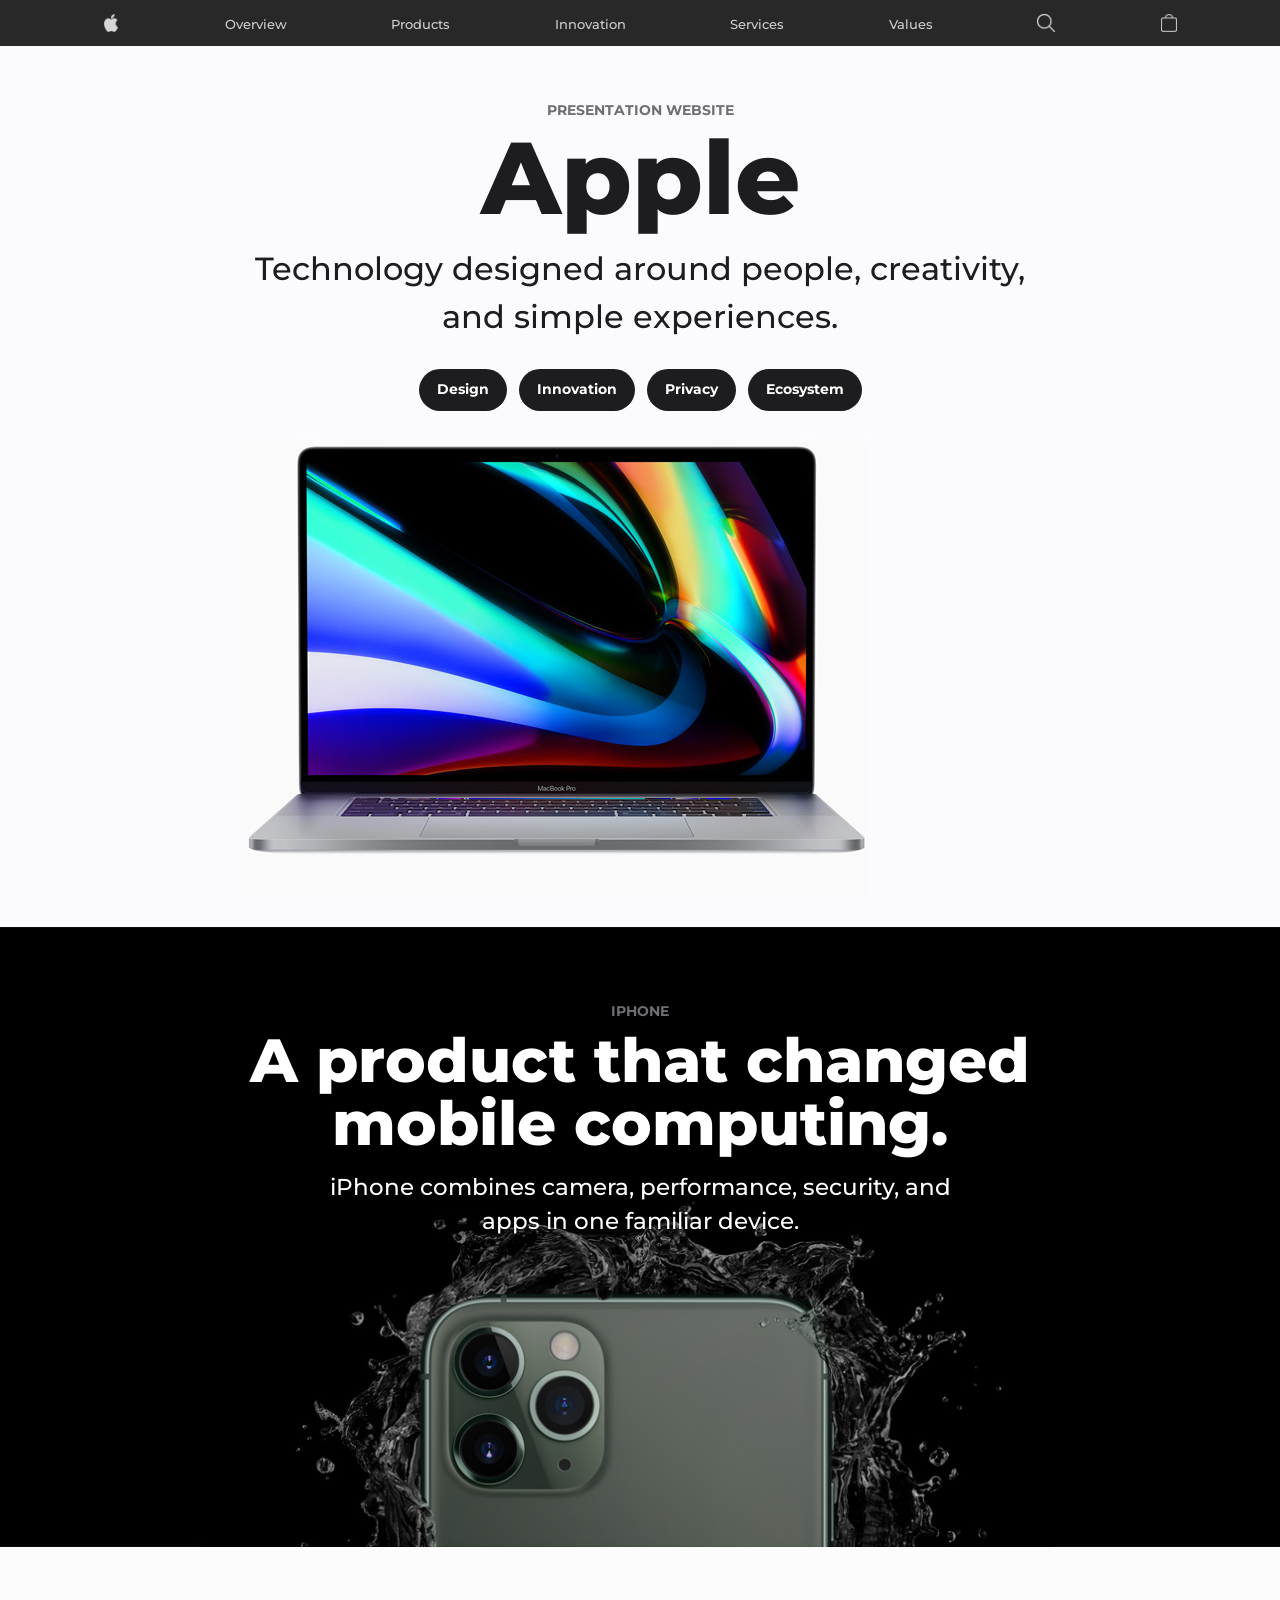
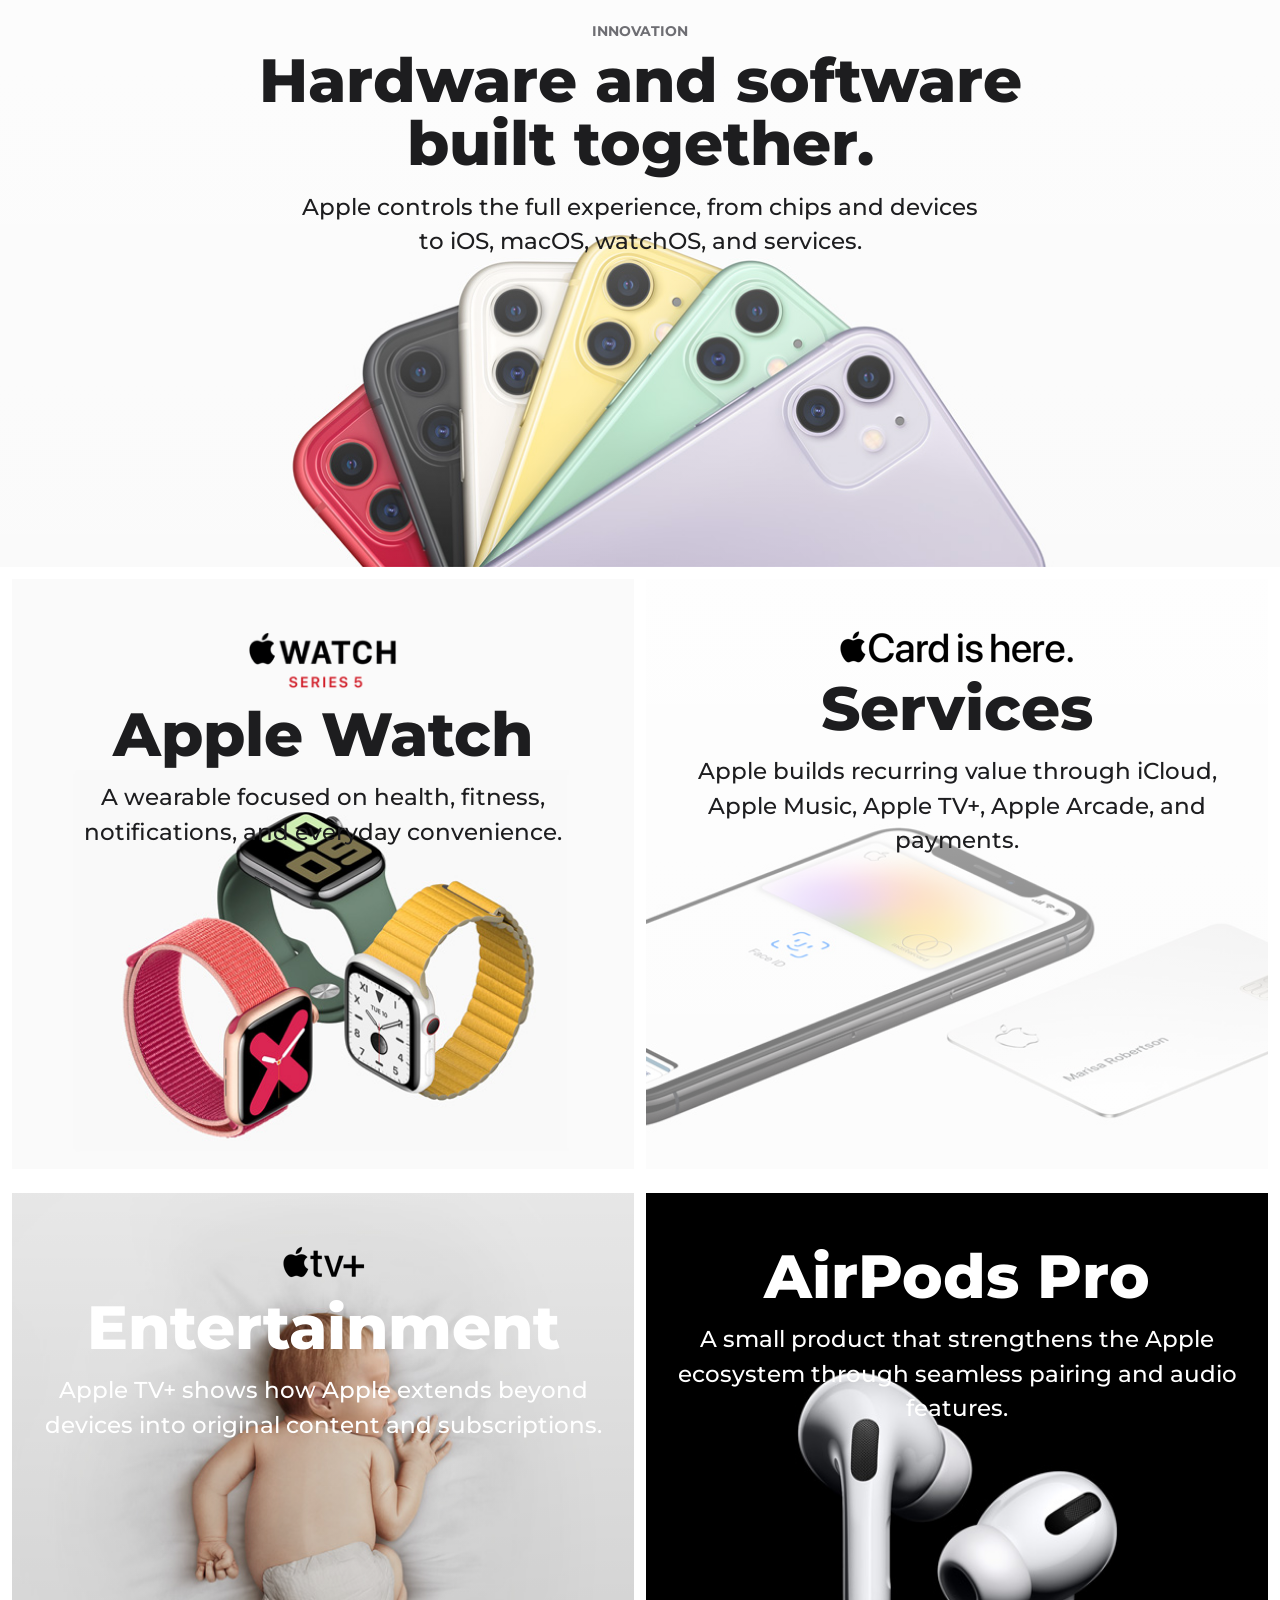
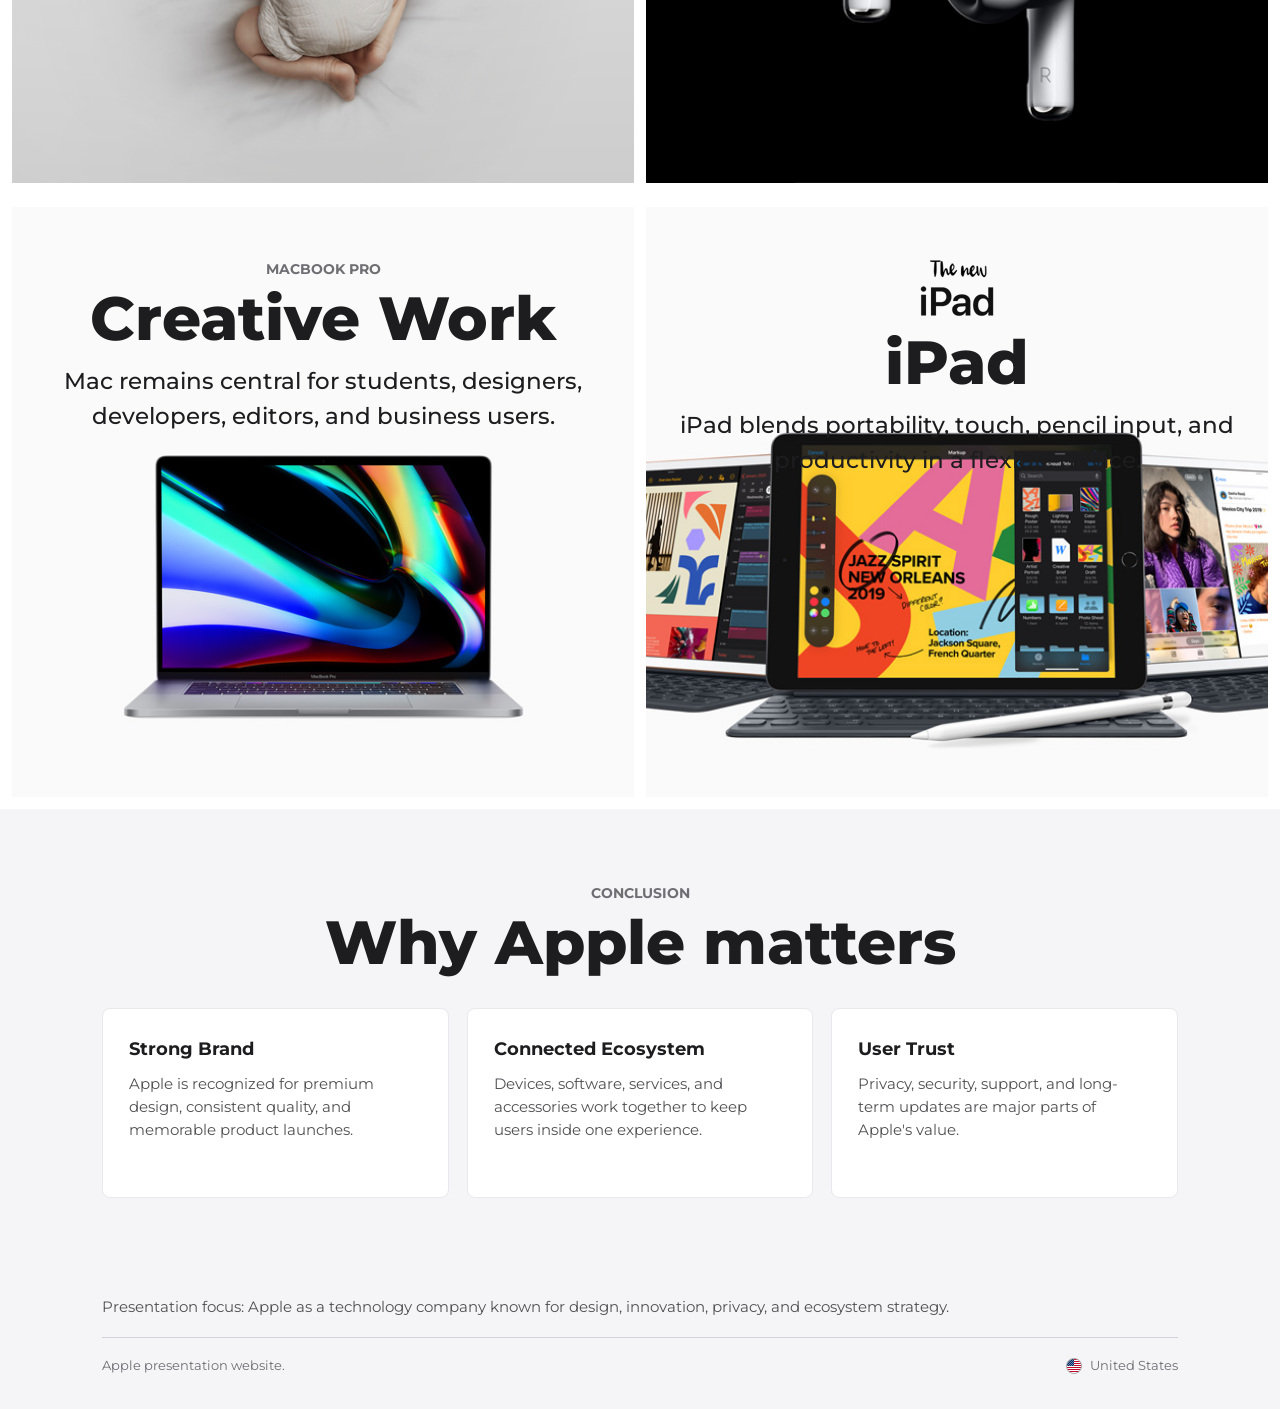
<file: Apple/index.html>
﻿<!DOCTYPE html>
<html lang="en">
<head>
    <meta charset="UTF-8">
    <meta name="viewport" content="width=device-width, initial-scale=1.0">
    <link rel="stylesheet" href="css/style.css">
    <link rel="preconnect" href="https://fonts.googleapis.com">
    <link rel="preconnect" href="https://fonts.gstatic.com" crossorigin>
    <link href="https://fonts.googleapis.com/css2?family=Montserrat:wght@400;500;600;700;800&display=swap" rel="stylesheet">
    <title>Apple Presentation</title>
</head>
<body>
    <header class="header-wrapper">
        <div class="internal-wrapper">
            <nav class="header-links-wrapper" aria-label="Apple presentation navigation">
                <ul>
                    <li class="logo-link"><a href="#overview"><img src="images/icons/logo.png" alt="Apple logo"></a></li>
                    <li><a href="#overview">Overview</a></li>
                    <li><a href="#products">Products</a></li>
                    <li><a href="#innovation">Innovation</a></li>
                    <li><a href="#services">Services</a></li>
                    <li><a href="#values">Values</a></li>
                    <li class="search-link"><a href="#summary"><img src="images/icons/search-icon.png" alt="Search"></a></li>
                    <li class="cart-link"><a href="#summary"><img src="images/icons/cart.png" alt="Apple Store"></a></li>
                </ul>
            </nav>
        </div>
    </header>

    <main>
        <section class="main-highlight-wrapper hero" id="overview">
            <div class="internal-wrapper">
                <p class="model">Presentation Website</p>
                <h1 class="product-title">Apple</h1>
                <p class="brief-description">Technology designed around people, creativity, and simple experiences.</p>
                <div class="hero-points" aria-label="Presentation highlights">
                    <span>Design</span>
                    <span>Innovation</span>
                    <span>Privacy</span>
                    <span>Ecosystem</span>
                </div>
                <div class="main-image-wrapper">
                    <img src="images/home/mac-laptop.jpg" alt="MacBook Pro laptop">
                </div>
            </div>
        </section>

        <section class="second-highlight-wrapper feature-panel" id="products">
            <div class="internal-wrapper">
                <p class="model">iPhone</p>
                <h2 class="section-title">A product that changed mobile computing.</h2>
                <p class="description-wrapper">iPhone combines camera, performance, security, and apps in one familiar device.</p>
            </div>
        </section>

        <section class="third-highlight-wrapper feature-panel light-panel" id="innovation">
            <div class="internal-wrapper">
                <p class="model">Innovation</p>
                <h2 class="section-title">Hardware and software built together.</h2>
                <p class="description-wrapper">Apple controls the full experience, from chips and devices to iOS, macOS, watchOS, and services.</p>
            </div>
        </section>

        <section class="presentation-grid" id="services">
            <article class="left-side-wrapper watch-card">
                <div class="top-logo-wrapper">
                    <img src="images/icons/watch-series5-logo.png" alt="Apple Watch Series 5">
                </div>
                <h2>Apple Watch</h2>
                <p class="description-wraper">A wearable focused on health, fitness, notifications, and everyday convenience.</p>
            </article>

            <article class="right-side-wrapper card-card">
                <div class="top-logo-wrapper">
                    <img src="images/icons/apple-card-logo.png" alt="Apple Card">
                </div>
                <h2>Services</h2>
                <p class="description-wraper">Apple builds recurring value through iCloud, Apple Music, Apple TV+, Apple Arcade, and payments.</p>
            </article>
        </section>

        <section class="presentation-grid">
            <article class="left-side-wrapper tv-card">
                <div class="top-logo-wrapper">
                    <img src="images/icons/apple-tv-logo.png" alt="Apple TV+">
                </div>
                <h2>Entertainment</h2>
                <p class="description-wraper">Apple TV+ shows how Apple extends beyond devices into original content and subscriptions.</p>
            </article>

            <article class="right-side-wrapper airpods-card">
                <h2>AirPods Pro</h2>
                <p class="description-wraper">A small product that strengthens the Apple ecosystem through seamless pairing and audio features.</p>
            </article>
        </section>

        <section class="presentation-grid" id="values">
            <article class="left-side-wrapper mac-card">
                <p class="model">MacBook Pro</p>
                <h2>Creative Work</h2>
                <p class="description-wraper">Mac remains central for students, designers, developers, editors, and business users.</p>
            </article>

            <article class="right-side-wrapper ipad-card">
                <div class="top-logo-wrapper">
                    <img src="images/icons/new-ipad-logo.png" alt="iPad">
                </div>
                <h2>iPad</h2>
                <p class="description-wraper">iPad blends portability, touch, pencil input, and productivity in a flexible device.</p>
            </article>
        </section>

        <section class="summary-section" id="summary">
            <div class="internal-wrapper">
                <p class="model">Conclusion</p>
                <h2>Why Apple matters</h2>
                <div class="summary-cards">
                    <div>
                        <h3>Strong Brand</h3>
                        <p>Apple is recognized for premium design, consistent quality, and memorable product launches.</p>
                    </div>
                    <div>
                        <h3>Connected Ecosystem</h3>
                        <p>Devices, software, services, and accessories work together to keep users inside one experience.</p>
                    </div>
                    <div>
                        <h3>User Trust</h3>
                        <p>Privacy, security, support, and long-term updates are major parts of Apple's value.</p>
                    </div>
                </div>
            </div>
        </section>
    </main>

    <footer class="footer-wrapper">
        <p>Presentation focus: Apple as a technology company known for design, innovation, privacy, and ecosystem strategy.</p>
        <div class="copyright-wrapper">
            <div class="copyright">Apple presentation website.</div>
            <div class="footer-country">
                <img src="images/icons/16.png" alt="United States flag">
                <span>United States</span>
            </div>
        </div>
    </footer>
</body>
</html>
</file>
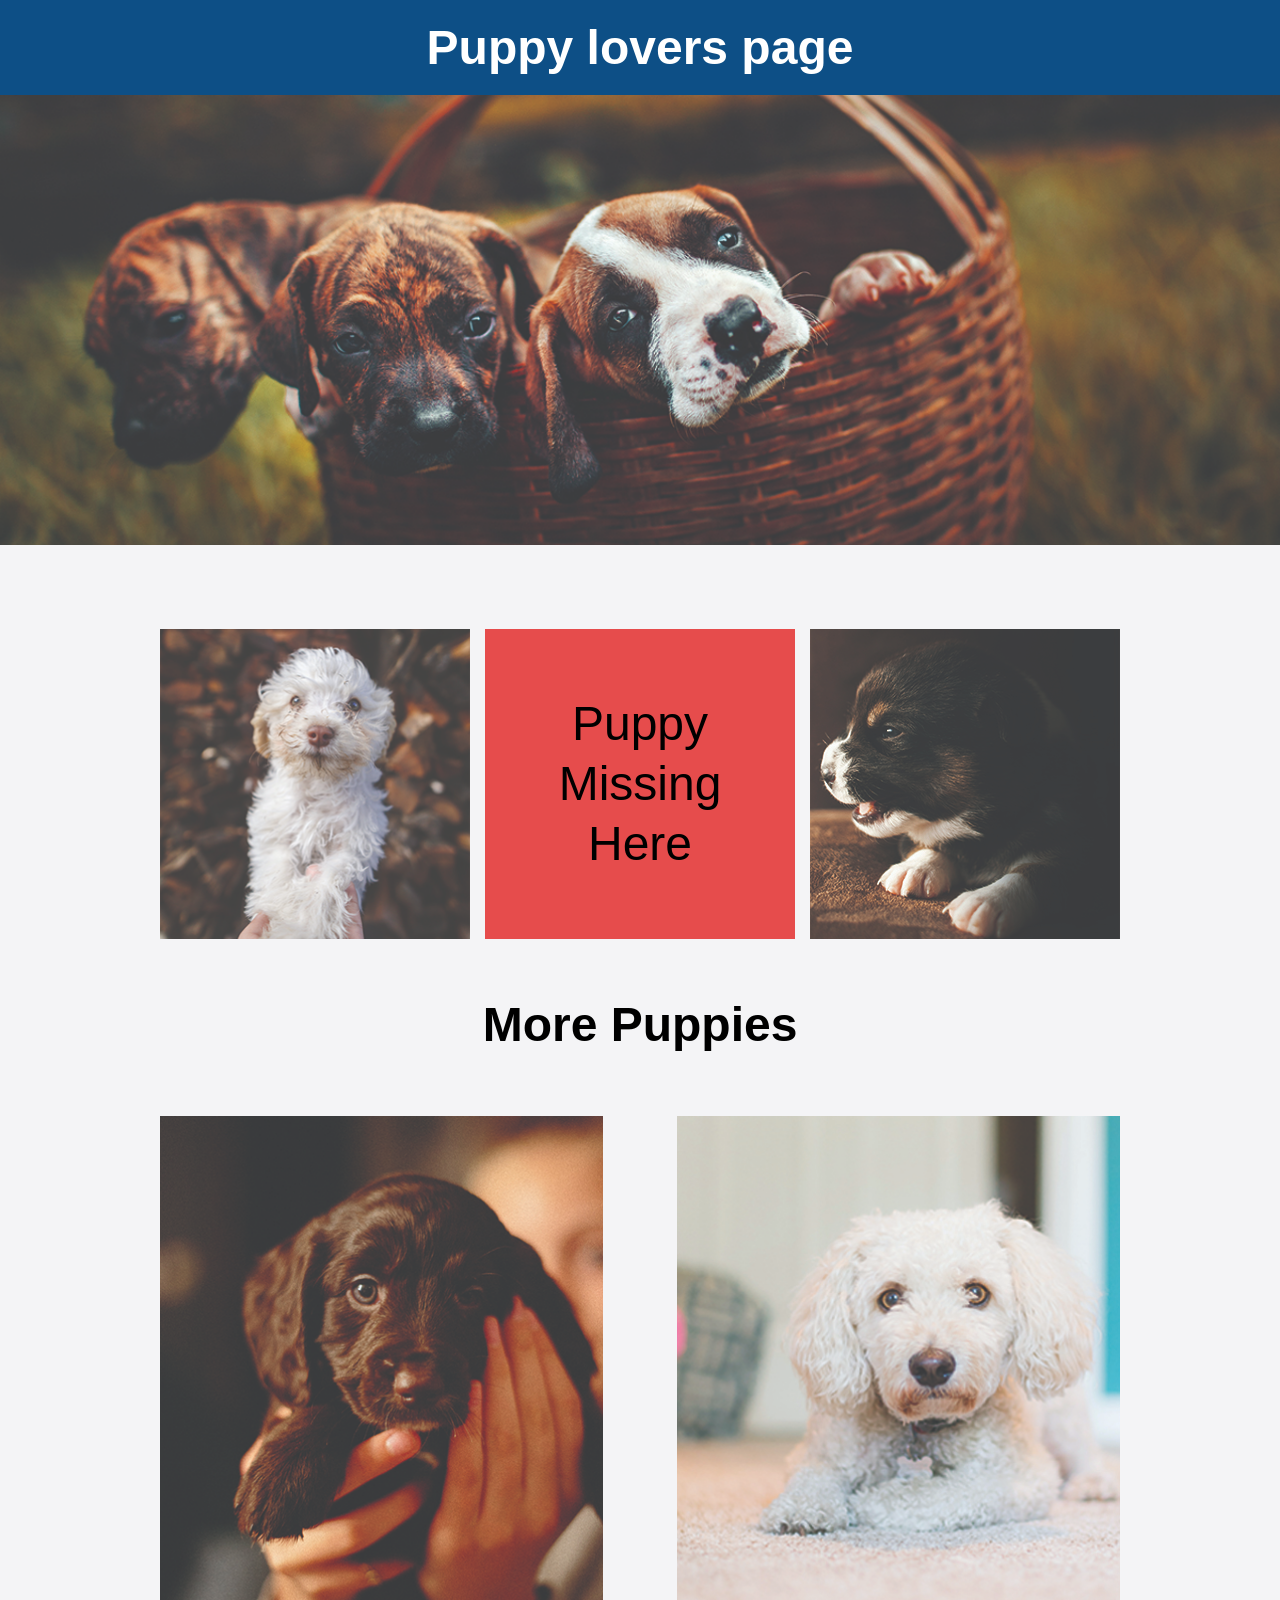
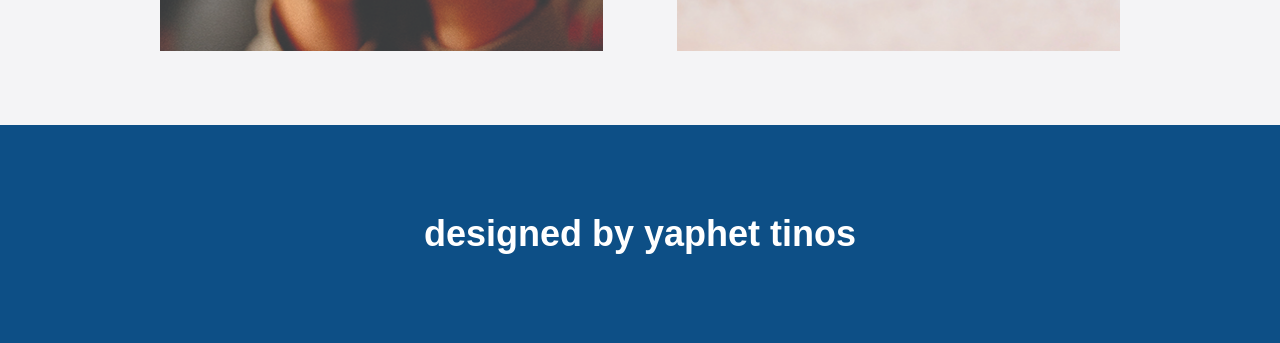
<file: Puupy lovers/Puppylovers.html>
<!DOCTYPE html>
<html lang="en">
<head>
    <meta charset="UTF-8">
    <meta name="viewport" content="width=device-width, initial-scale=1.0">
    <title>Puppy Lovers Page</title>
    <link rel="stylesheet" href="style.css">
</head>
<body>
    <header class="page-header">
        <h1>Puppy lovers page</h1>
        <img src="banner-puppies.jpg" alt="Three puppies in a basket" class="banner-image">
    </header>

    <main>
        <section class="puppy-gallery">
            <div class="puppy-card">
                <img src="puppy-1.jpg" alt="White puppy">
            </div>

            <div class="missing-puppy">
                <p>Puppy<br>Missing<br>Here</p>
            </div>

            <div class="puppy-card">
                <img src="puppy-2.jpg" alt="Black and white puppy">
            </div>
        </section>

        <section class="more-puppies">
            <h2>More Puppies</h2>

            <div class="puppy-row">
                <div class="puppy-card">
                    <img src="puppy-3.jpg" alt="Cute puppy sitting outside">
                </div>

                <div class="puppy-card">
                    <img src="puppy-4.jpg" alt="Cute puppy looking at the camera">
                </div>
            </div>
        </section>
    </main>

    <footer class="page-footer">
        <p>designed by yaphet tinos</p>
    </footer>
</body>
</html>
</file>
<file: Apple/css/style.css>
﻿* {
    box-sizing: border-box;
    margin: 0;
    padding: 0;
}

html {
    scroll-behavior: smooth;
}

body {
    background: #f5f5f7;
    color: #1d1d1f;
    font-family: 'Montserrat', Arial, sans-serif;
    font-size: 18px;
    line-height: 1.5;
}

img {
    display: block;
    max-width: 100%;
}

.header-wrapper {
    background: rgba(22, 22, 23, 0.92);
    backdrop-filter: blur(18px);
    position: sticky;
    top: 0;
    z-index: 20;
}

.internal-wrapper {
    margin: 0 auto;
    max-width: 1120px;
    padding: 0 22px;
    width: 100%;
}

.header-links-wrapper ul {
    align-items: center;
    display: flex;
    gap: 24px;
    justify-content: space-between;
    list-style: none;
    min-height: 46px;
}

.header-links-wrapper a {
    color: #f5f5f7;
    font-size: 13px;
    font-weight: 500;
    opacity: 0.82;
    text-decoration: none;
    transition: opacity 160ms ease;
}

.header-links-wrapper a:hover {
    opacity: 1;
}

.logo-link img,
.search-link img,
.cart-link img {
    height: 18px;
    object-fit: contain;
    width: 18px;
}

.main-highlight-wrapper {
    background: #fbfbfd;
    overflow: hidden;
    padding: 54px 0 30px;
    text-align: center;
}

.model {
    color: #6e6e73;
    font-size: 0.86rem;
    font-weight: 700;
    letter-spacing: 0;
    margin-bottom: 8px;
    text-transform: uppercase;
}

.product-title {
    font-size: clamp(3rem, 8vw, 6.6rem);
    font-weight: 800;
    letter-spacing: 0;
    line-height: 0.96;
}

.brief-description {
    font-size: clamp(1.2rem, 3vw, 2rem);
    font-weight: 500;
    margin: 18px auto 0;
    max-width: 780px;
}

.hero-points {
    display: flex;
    flex-wrap: wrap;
    gap: 12px;
    justify-content: center;
    margin: 28px auto 18px;
}

.hero-points span {
    background: #1d1d1f;
    border-radius: 999px;
    color: #fff;
    font-size: 0.9rem;
    font-weight: 700;
    padding: 10px 18px;
}

.main-image-wrapper {
    margin: 0 auto;
    max-width: 880px;
}

.feature-panel {
    align-items: flex-start;
    background-position: center;
    background-repeat: no-repeat;
    background-size: cover;
    color: #fff;
    display: flex;
    min-height: 620px;
    padding: 74px 0;
    text-align: center;
}

.second-highlight-wrapper {
    background-image: linear-gradient(rgba(0, 0, 0, 0.12), rgba(0, 0, 0, 0.22)), url('../images/home/iphone11-pro-bg.jpg');
}

.third-highlight-wrapper {
    background-image: linear-gradient(rgba(255, 255, 255, 0.48), rgba(255, 255, 255, 0.08)), url('../images/home/iphone11-bg.jpg');
    color: #1d1d1f;
}

.section-title,
.presentation-grid h2,
.summary-section h2 {
    font-size: clamp(2rem, 5vw, 3.8rem);
    font-weight: 800;
    letter-spacing: 0;
    line-height: 1.04;
    margin: 0 auto;
    max-width: 840px;
}

.description-wrapper,
.description-wraper {
    font-size: clamp(1rem, 2.3vw, 1.45rem);
    font-weight: 500;
    margin: 14px auto 0;
    max-width: 680px;
}

.presentation-grid {
    background: #fff;
    display: grid;
    gap: 12px;
    grid-template-columns: repeat(2, minmax(0, 1fr));
    padding: 12px;
}

.left-side-wrapper,
.right-side-wrapper {
    align-items: center;
    background-position: center bottom;
    background-repeat: no-repeat;
    background-size: cover;
    display: flex;
    flex-direction: column;
    min-height: 590px;
    overflow: hidden;
    padding: 52px 28px;
    text-align: center;
}

.top-logo-wrapper {
    margin-bottom: 14px;
}

.top-logo-wrapper img {
    margin: 0 auto;
    max-height: 58px;
    object-fit: contain;
}

.watch-card {
    background-image: url('../images/home/watch-series-5.jpg');
}

.card-card {
    background-image: linear-gradient(rgba(255, 255, 255, 0.78), rgba(255, 255, 255, 0.4)), url('../images/home/apple-card.jpg');
}

.tv-card {
    background-image: linear-gradient(rgba(0, 0, 0, 0.08), rgba(0, 0, 0, 0.18)), url('../images/home/apple-tv-background.jpg');
    color: #fff;
    justify-content: flex-start;
}

.airpods-card {
    background-color: #000;
    background-image: url('../images/home/air-pods.jpg');
    background-size: auto 70%;
    color: #fff;
}

.mac-card {
    background-color: #fafafa;
    background-image: url('../images/home/macbook-pro.jpg');
    background-size: auto 58%;
}

.ipad-card {
    background-image: url('../images/home/new-ipad.jpg');
}

.summary-section {
    background: #f5f5f7;
    padding: 74px 0;
    text-align: center;
}

.summary-cards {
    display: grid;
    gap: 18px;
    grid-template-columns: repeat(3, minmax(0, 1fr));
    margin-top: 34px;
    text-align: left;
}

.summary-cards div {
    background: #fff;
    border: 1px solid #e8e8ed;
    border-radius: 8px;
    min-height: 190px;
    padding: 26px;
}

.summary-cards h3 {
    font-size: 1.15rem;
    margin-bottom: 10px;
}

.summary-cards p,
.footer-wrapper p {
    color: #515154;
    font-size: 0.95rem;
}

.footer-wrapper {
    background: #f5f5f7;
    color: #6e6e73;
    margin: 0 auto;
    max-width: 1120px;
    padding: 24px 22px 34px;
}

.copyright-wrapper {
    align-items: center;
    border-top: 1px solid #d2d2d7;
    display: flex;
    font-size: 0.8rem;
    justify-content: space-between;
    margin-top: 18px;
    padding-top: 18px;
}

.footer-country {
    align-items: center;
    display: flex;
    gap: 8px;
}

.footer-country img {
    height: 16px;
    width: 16px;
}

@media (max-width: 820px) {
    body {
        font-size: 16px;
    }

    .header-links-wrapper ul {
        gap: 12px;
        overflow-x: auto;
        padding: 0 2px;
    }

    .header-links-wrapper a {
        white-space: nowrap;
    }

    .feature-panel {
        min-height: 520px;
        padding: 52px 0;
    }

    .presentation-grid,
    .summary-cards {
        grid-template-columns: 1fr;
    }

    .left-side-wrapper,
    .right-side-wrapper {
        min-height: 520px;
    }

    .copyright-wrapper {
        align-items: flex-start;
        flex-direction: column;
        gap: 12px;
    }
}

@media (max-width: 520px) {
    .main-highlight-wrapper {
        padding-top: 42px;
    }

    .hero-points span {
        flex: 1 1 42%;
        padding: 9px 12px;
    }

    .left-side-wrapper,
    .right-side-wrapper {
        min-height: 460px;
        padding: 42px 18px;
    }

    .mac-card,
    .airpods-card {
        background-size: auto 54%;
    }
}
</file>
<file: Puupy lovers/style.css>
* {
    box-sizing: border-box;
}

body {
    margin: 0;
    font-family: Arial, Helvetica, sans-serif;
    background-color: #f4f4f6;
    color: #000000;
}

.page-header {
    text-align: center;
    background-color: #0d4f86;
    color: white;
}

.page-header h1 {
    margin: 0;
    padding: 20px;
    font-size: 48px;
    font-weight: bold;
}

.banner-image {
    display: block;
    width: 100%;
    height: 450px;
    object-fit: cover;
}

main {
    width: 80%;
    max-width: 960px;
    margin: 84px auto 74px;
}

.puppy-gallery {
    display: flex;
    justify-content: center;
    gap: 15px;
}

.puppy-card,
.missing-puppy {
    width: 310px;
    height: 310px;
}

.puppy-card img {
    width: 100%;
    height: 100%;
    display: block;
    object-fit: cover;
}

.missing-puppy {
    display: flex;
    justify-content: center;
    align-items: center;
    background-color: rgb(230, 76, 76);
    text-align: center;
}

.missing-puppy p {
    margin: 0;
    font-size: 48px;
    line-height: 1.25;
}

.more-puppies {
    margin-top: 58px;
    text-align: center;
}

.more-puppies h2 {
    margin: 0 0 64px;
    font-size: 48px;
    font-weight: bold;
}

.puppy-row {
    display: flex;
    justify-content: center;
    gap: 74px;
}

.puppy-row .puppy-card {
    width: 445px;
    height: 535px;
}

.page-footer {
    background-color: #0d4f86;
    color: white;
    text-align: center;
    padding: 88px 20px;
}

.page-footer p {
    margin: 0;
    font-size: 36px;
    font-weight: bold;
}

@media (max-width: 900px) {
    main {
        width: 90%;
        margin-top: 50px;
    }

    .page-header h1 {
        font-size: 36px;
    }

    .banner-image {
        height: 320px;
    }

    .puppy-gallery,
    .puppy-row {
        flex-direction: column;
        align-items: center;
    }

    .puppy-card,
    .missing-puppy,
    .puppy-row .puppy-card {
        width: 100%;
        max-width: 445px;
        height: 330px;
    }

    .missing-puppy p,
    .more-puppies h2,
    .page-footer p {
        font-size: 34px;
    }
}
</file>
